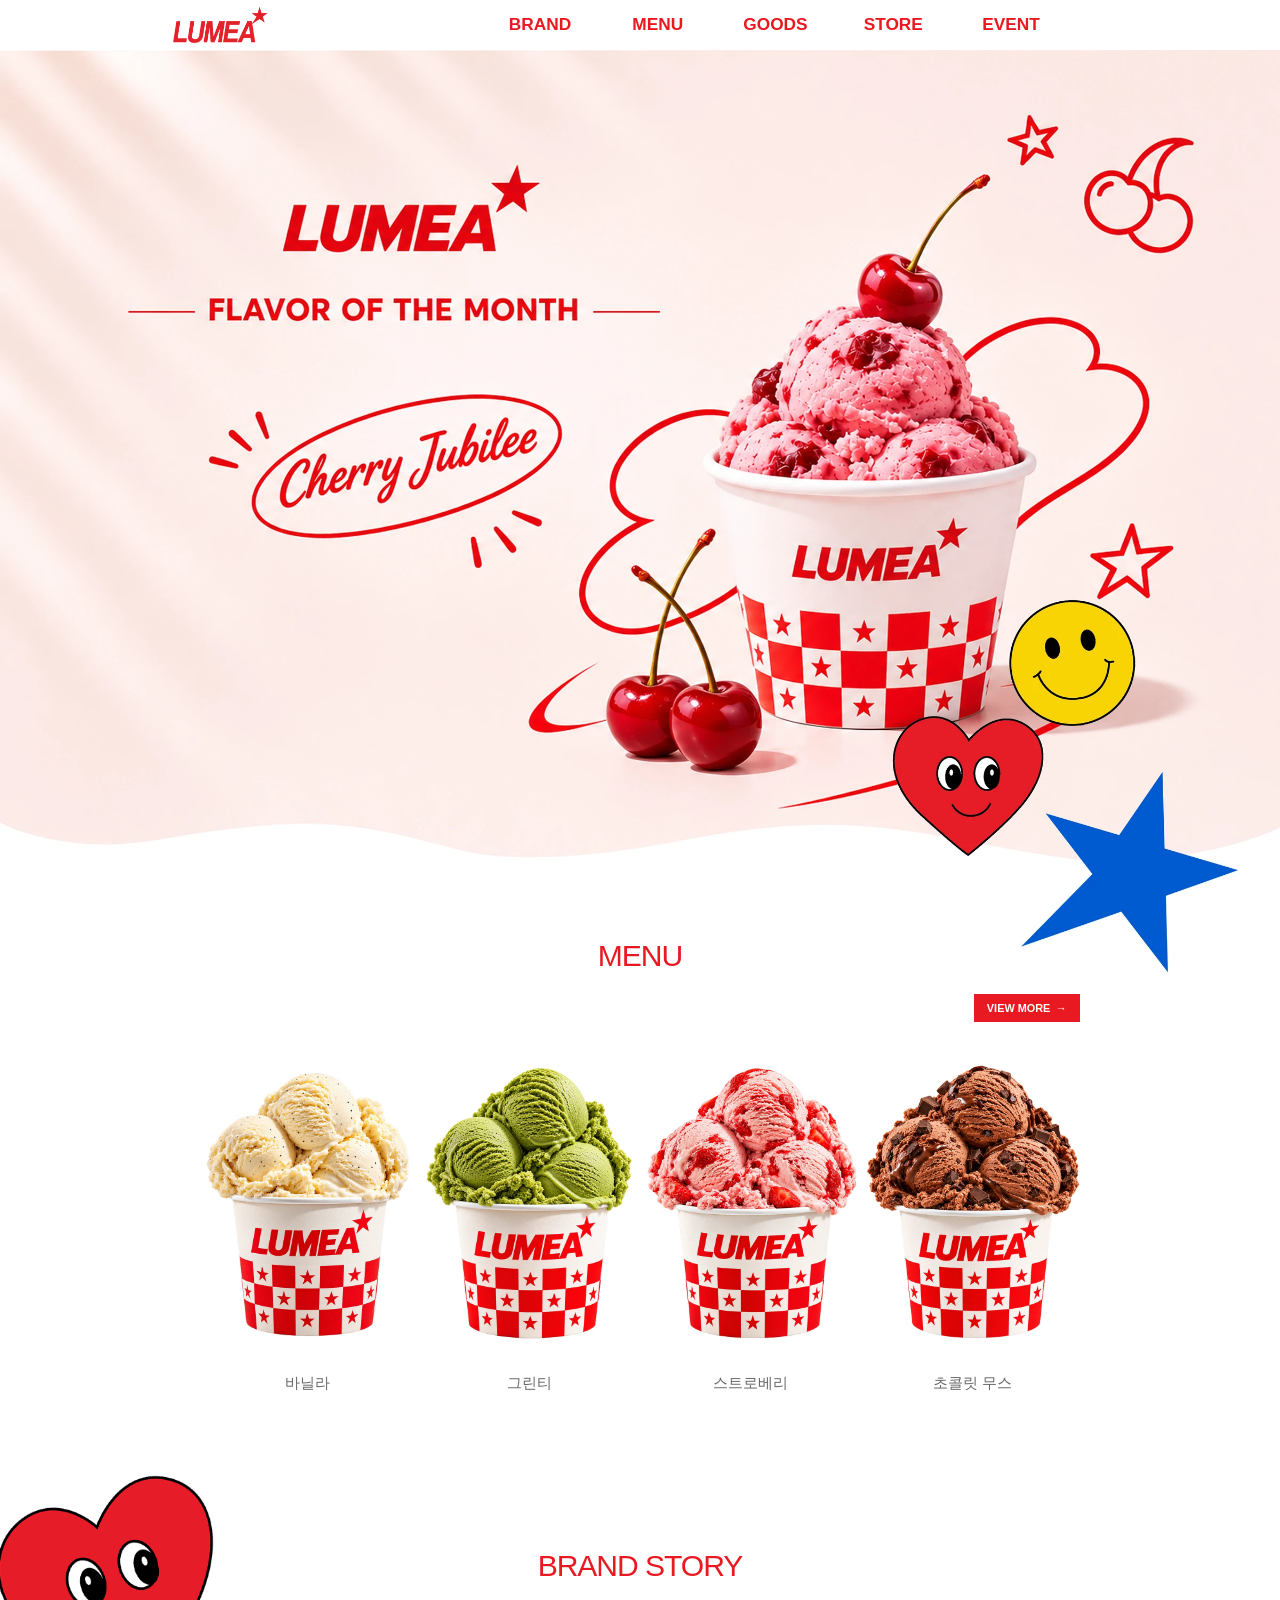
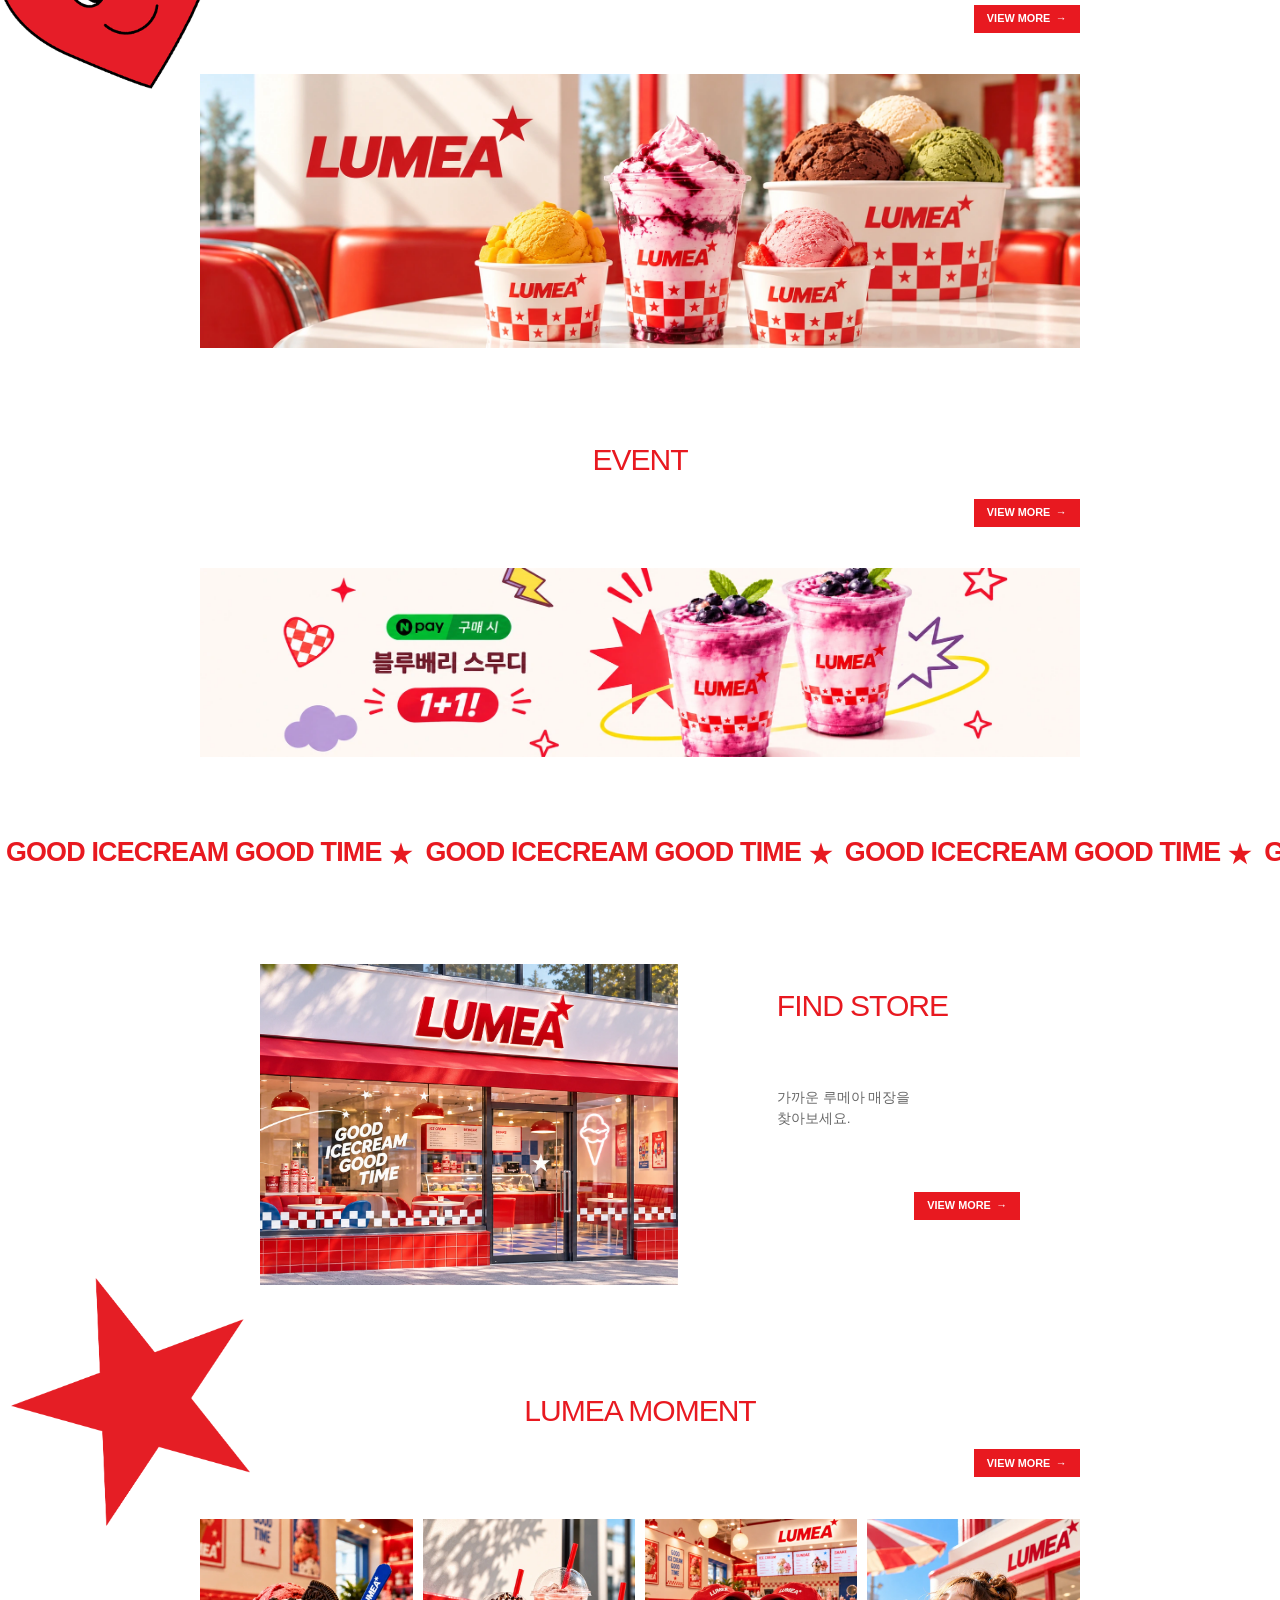
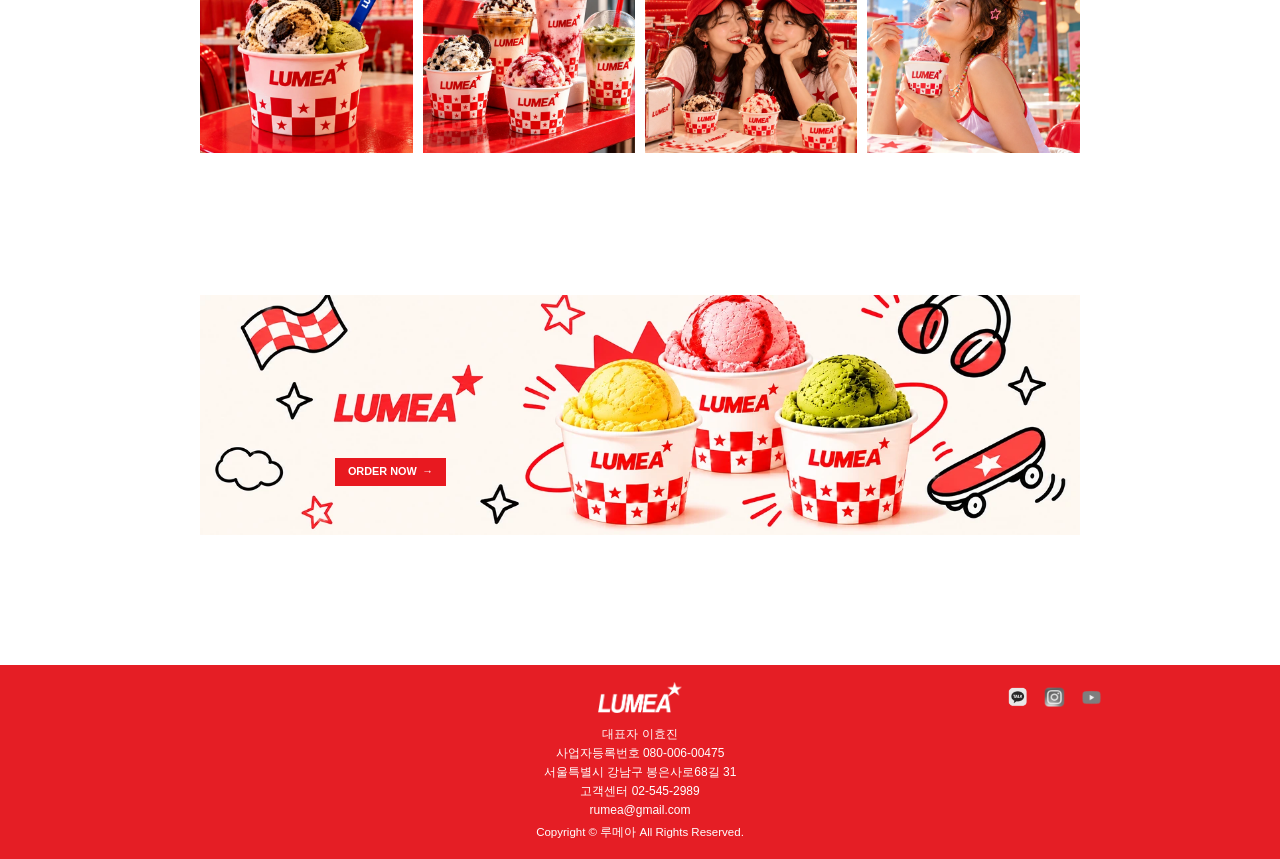
<file: index.html>
<!doctype html>
<html lang="ko">
<head>
  <meta charset="utf-8">
  <meta name="viewport" content="width=device-width, initial-scale=1">
  <meta name="description" content="루메아 아이스크림의 이달의 맛, 메뉴, 이벤트, 매장과 루메아 모먼트를 만나보세요.">
  <meta name="theme-color" content="#ffffff">
  <title>LUMEA 루메아</title>
  <link rel="icon" href="images/favicon.ico" type="image/x-icon" sizes="16x16 32x32 48x48 64x64">
  <link rel="stylesheet" href="css/style.css">
  <script src="js/script.js" defer></script>
</head>
<body>
  <a class="skip-link" href="#main">본문 바로가기</a>
  <header id="top" class="site-header">
    <div class="header-inner">
      <a class="header-logo" href="#top" aria-label="루메아 홈">
        <img src="images/lumea-logo.png" width="183" height="68" alt="LUMEA">
      </a>
      <nav class="main-nav" aria-label="주 메뉴">
        <a href="#brand">BRAND</a>
        <a href="#menu">MENU</a>
        <a href="goods.html">GOODS</a>
        <a href="#store">STORE</a>
        <a href="#event">EVENT</a>
      </nav>
    </div>
  </header>

  <main id="main">
    <h1 class="sr-only">LUMEA 루메아 아이스크림</h1>
    <section class="hero" aria-label="루메아 메인 배너">
      <img class="hero-slide" data-active src="images/hero.webp" width="2400" height="1827" alt="루메아 이달의 맛, 체리 주빌리" fetchpriority="high">
      <img class="hero-slide" src="images/hero-drinks.webp" width="2400" height="1827" alt="루메아의 새로운 음료" fetchpriority="low" aria-hidden="true">
      <img class="hero-slide" src="images/hero-flavors.webp" width="2400" height="1827" alt="루메아의 새로운 아이스크림 맛" fetchpriority="low" aria-hidden="true">
      <img class="hero-slide" src="images/hero-signature.webp" width="2400" height="1827" alt="루메아 매장에서 아이스크림을 즐기는 모습" fetchpriority="low" aria-hidden="true">
    </section>

    <section id="menu" class="section container menu" aria-labelledby="menu-title">
      <h2 id="menu-title">MENU</h2>
      <div class="section-actions">
        <button class="action" type="button" data-panel="menu-panel" aria-label="메뉴 더 보기">VIEW MORE <span aria-hidden="true">→</span></button>
      </div>
      <ul class="menu-grid">
        <li><figure><div class="menu-photo"><img src="images/vanilla.webp" width="668" height="892" alt=""></div><figcaption>바닐라</figcaption></figure></li>
        <li><figure><div class="menu-photo"><img src="images/green-tea.webp" width="664" height="886" alt=""></div><figcaption>그린티</figcaption></figure></li>
        <li><figure><div class="menu-photo"><img src="images/strawberry.webp" width="688" height="918" alt=""></div><figcaption>스트로베리</figcaption></figure></li>
        <li><figure><div class="menu-photo"><img src="images/chocolate.webp" width="676" height="902" alt=""></div><figcaption>초콜릿 무스</figcaption></figure></li>
      </ul>
    </section>

    <section id="brand" class="section container brand" aria-labelledby="brand-title">
      <img class="deco brand-heart" src="images/heart.png" alt="" aria-hidden="true">
      <h2 id="brand-title">BRAND STORY</h2>
      <div class="section-actions">
        <button class="action" type="button" data-panel="brand-panel" aria-label="브랜드 스토리 더 보기">VIEW MORE <span aria-hidden="true">→</span></button>
      </div>
      <img class="banner" src="images/brand-story.webp" width="2000" height="623" alt="루메아 매장 테이블에 놓인 아이스크림과 선데" loading="lazy">
    </section>

    <section id="event" class="section container event" aria-labelledby="event-title">
      <h2 id="event-title">EVENT</h2>
      <div class="section-actions">
        <button class="action" type="button" data-panel="event-panel" aria-label="이벤트 더 보기">VIEW MORE <span aria-hidden="true">→</span></button>
      </div>
      <img class="banner" src="images/event.webp" width="2000" height="429" alt="네이버페이 구매 시 블루베리 스무디 1+1" loading="lazy">
    </section>

    <div class="slogan loop-viewport" role="img" aria-label="Good ice cream, good time">
      <div class="loop-track" data-loop="slogan" aria-hidden="true">
        <div class="loop-group">
          <span class="slogan-item">GOOD ICECREAM GOOD TIME <span class="slogan-star">★</span></span>
        </div>
      </div>
    </div>

    <section id="store" class="section container store" aria-labelledby="store-title">
      <a class="store-photo" href="https://map.kakao.com/?q=서울특별시%20강남구%20봉은사로68길%2031" target="_blank" rel="noopener noreferrer" aria-label="루메아 매장 지도 열기">
        <img src="images/store.webp" width="1257" height="964" alt="빨간 어닝과 체크무늬가 있는 루메아 매장" loading="lazy">
      </a>
      <div class="store-copy">
        <h2 id="store-title">FIND STORE</h2>
        <p>가까운 루메아 매장을<br>찾아보세요.</p>
        <a class="action" href="https://map.kakao.com/?q=서울특별시%20강남구%20봉은사로68길%2031" target="_blank" rel="noopener noreferrer" aria-label="매장 위치 더 보기">VIEW MORE <span aria-hidden="true">→</span></a>
      </div>
    </section>

    <section id="moment" class="section container moment" aria-labelledby="moment-title">
      <img class="deco moment-star" src="images/star-red.png" alt="" aria-hidden="true">
      <h2 id="moment-title">LUMEA MOMENT</h2>
      <div class="section-actions">
        <a class="action" href="https://www.instagram.com/" target="_blank" rel="noopener noreferrer" aria-label="인스타그램에서 더 보기">VIEW MORE <span aria-hidden="true">→</span></a>
      </div>
      <div class="moment-window loop-viewport" role="region" aria-label="루메아 모먼트 사진" tabindex="0">
        <div class="loop-track" data-loop="moment">
          <div class="loop-group">
            <img src="images/moment-1.webp" width="638" height="700" alt="빨간 테이블 위 여러 가지 맛의 루메아 아이스크림">
            <img src="images/moment-2.webp" width="636" height="700" alt="햇살 아래 놓인 루메아 아이스크림과 음료">
            <img src="images/moment-3.webp" width="636" height="700" alt="루메아 매장에서 아이스크림을 즐기는 두 친구">
            <img src="images/moment-4.webp" width="638" height="700" alt="루메아 매장 앞에서 아이스크림을 즐기는 모습">
          </div>
        </div>
      </div>
    </section>

    <section id="goods" class="container order" aria-label="루메아 주문하기">
      <img class="banner" src="images/order.webp" width="1326" height="362" alt="세 가지 맛의 아이스크림과 루메아 일러스트" loading="lazy">
      <button class="action order-action" type="button" data-panel="order-panel" aria-label="루메아 주문 안내 보기">ORDER NOW <span aria-hidden="true">→</span></button>
    </section>
  </main>

  <footer class="site-footer">
    <div class="container footer-inner">
      <nav class="social-links" aria-label="SNS">
        <a href="https://pf.kakao.com/" target="_blank" rel="noopener noreferrer" aria-label="카카오톡 채널"><img src="images/kakao.svg" width="35" height="34" alt=""></a>
        <a href="https://www.instagram.com/" target="_blank" rel="noopener noreferrer" aria-label="인스타그램"><img src="images/instagram.svg" width="33" height="32" alt=""></a>
        <a href="https://www.youtube.com/" target="_blank" rel="noopener noreferrer" aria-label="유튜브"><img src="images/youtube.svg" width="35" height="27" alt=""></a>
      </nav>
      <a class="footer-logo" href="#top" aria-label="루메아 홈">
        <img src="images/lumea-logo.png" width="183" height="68" alt="LUMEA">
      </a>
      <address>
        <span>대표자 이효진</span>
        <span>사업자등록번호 080-006-00475</span>
        <span>서울특별시 강남구 봉은사로68길 31</span>
        <span>고객센터 <a href="tel:025452989">02-545-2989</a></span>
        <span><a href="mailto:rumea@gmail.com">rumea@gmail.com</a></span>
      </address>
      <small>Copyright © 루메아 All Rights Reserved.</small>
    </div>
  </footer>

  <dialog class="details" aria-labelledby="details-title">
    <div class="details-body">
      <form method="dialog"><button class="details-close" type="submit" aria-label="닫기">×</button></form>
      <h2 id="details-title"></h2>
      <div class="details-content"></div>
    </div>
  </dialog>

  <template id="menu-panel" data-title="MENU">
    <p>바닐라, 그린티, 스트로베리, 초콜릿 무스. 루메아의 네 가지 맛을 만나보세요.</p>
    <p><strong>이달의 맛</strong> Cherry Jubilee</p>
  </template>
  <template id="brand-panel" data-title="BRAND STORY">
    <img class="banner" src="images/brand-story.webp" width="2000" height="623" alt="루메아 아이스크림과 선데">
    <p>GOOD ICECREAM GOOD TIME</p>
    <p>루메아와 함께 달콤한 아이스크림 한 스쿱을 즐겨보세요.</p>
  </template>
  <template id="event-panel" data-title="EVENT">
    <img class="banner" src="images/event.webp" width="2000" height="429" alt="네이버페이 구매 시 블루베리 스무디 1+1">
    <p>블루베리 스무디 1+1 이벤트 시안입니다. 행사 일정과 참여 매장은 매장에서 확인해 주세요.</p>
  </template>
  <template id="order-panel" data-title="ORDER NOW">
    <p>주문 가능 여부와 메뉴는 매장에 문의해 주세요.</p>
    <a class="action" href="tel:025452989">매장에 전화하기</a>
  </template>
</body>
</html>
</file>
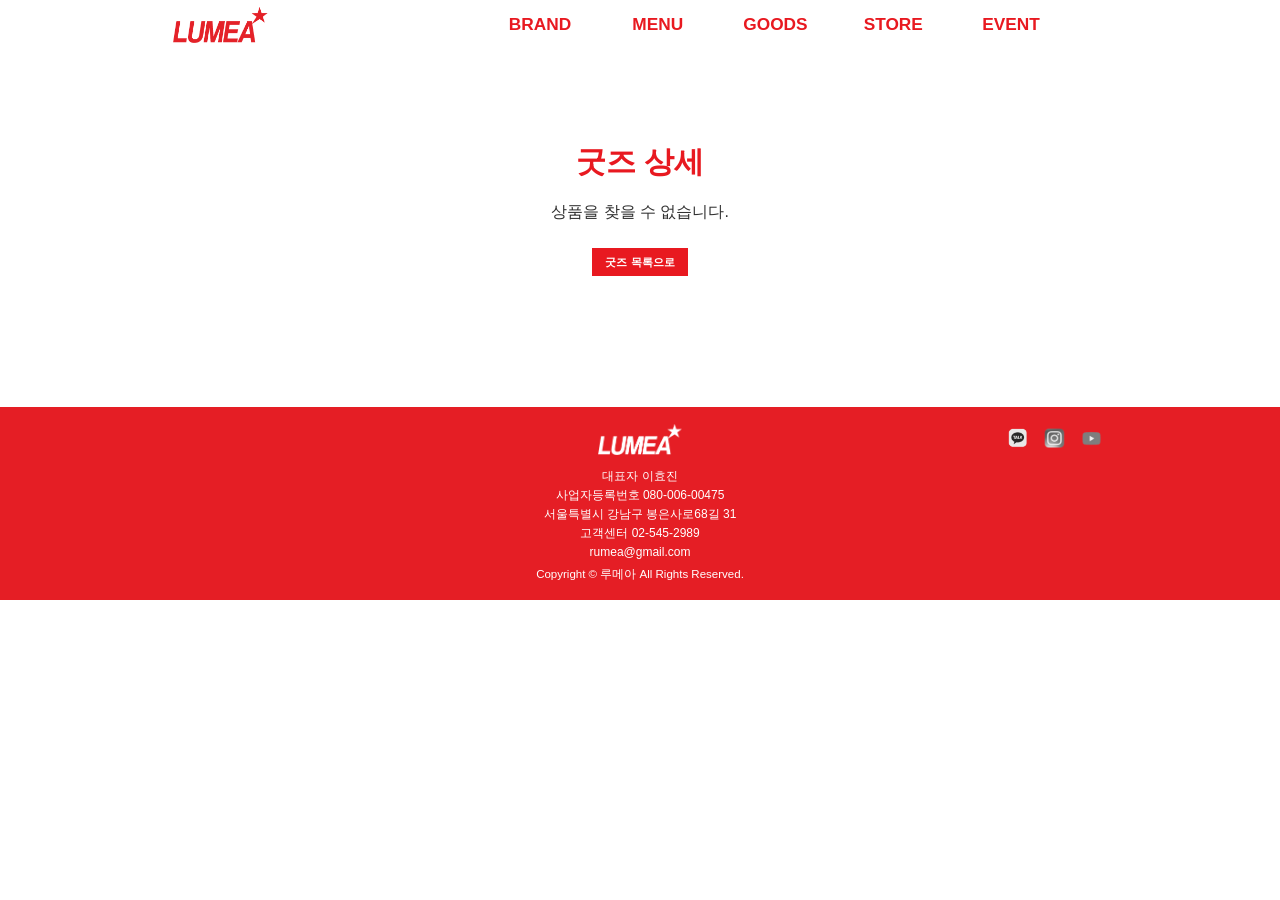
<file: goods-detail.html>
<!doctype html>
<html lang="ko">
<head>
  <meta charset="utf-8">
  <meta name="viewport" content="width=device-width, initial-scale=1">
  <meta name="theme-color" content="#ffffff">
  <title>굿즈 상세 | LUMEA 루메아</title>
  <link rel="icon" href="images/goods/favicon.png" type="image/png" sizes="32x32">
  <link rel="stylesheet" href="css/style.css">
  <link rel="stylesheet" href="css/goods.css">
  <script src="js/goods-detail.js" defer></script>
</head>
<body>
  <a class="skip-link" href="#main">본문 바로가기</a>
  <header id="top" class="site-header">
    <div class="header-inner">
      <a class="header-logo" href="index.html#top" aria-label="루메아 홈">
        <img src="images/lumea-logo.png" width="183" height="68" alt="LUMEA">
      </a>
      <nav class="main-nav" aria-label="주 메뉴">
        <a href="index.html#brand">BRAND</a>
        <a href="index.html#menu">MENU</a>
        <a href="goods.html">GOODS</a>
        <a href="index.html#store">STORE</a>
        <a href="index.html#event">EVENT</a>
      </nav>
    </div>
  </header>

  <main id="main" tabindex="-1">
    <article class="goods-detail container">
      <h1 id="product-name">굿즈 상세</h1>
      <img id="product-image" width="1370" height="1242" alt="" hidden>
      <p id="product-unavailable" hidden>상품을 찾을 수 없습니다.</p>
      <a class="action" id="goods-back" href="goods.html">굿즈 목록으로</a>
    </article>
  </main>

  <footer class="site-footer">
    <div class="container footer-inner">
      <nav class="social-links" aria-label="SNS">
        <a href="https://pf.kakao.com/" target="_blank" rel="noopener noreferrer" aria-label="카카오톡 채널"><img src="images/kakao.svg" width="35" height="34" alt=""></a>
        <a href="https://www.instagram.com/" target="_blank" rel="noopener noreferrer" aria-label="인스타그램"><img src="images/instagram.svg" width="33" height="32" alt=""></a>
        <a href="https://www.youtube.com/" target="_blank" rel="noopener noreferrer" aria-label="유튜브"><img src="images/youtube.svg" width="35" height="27" alt=""></a>
      </nav>
      <a class="footer-logo" href="index.html#top" aria-label="루메아 홈">
        <img src="images/lumea-logo.png" width="183" height="68" alt="LUMEA">
      </a>
      <address>
        <span>대표자 이효진</span>
        <span>사업자등록번호 080-006-00475</span>
        <span>서울특별시 강남구 봉은사로68길 31</span>
        <span>고객센터 <a href="tel:025452989">02-545-2989</a></span>
        <span><a href="mailto:rumea@gmail.com">rumea@gmail.com</a></span>
      </address>
      <small>Copyright © 루메아 All Rights Reserved.</small>
    </div>
  </footer>

</body>
</html>
</file>
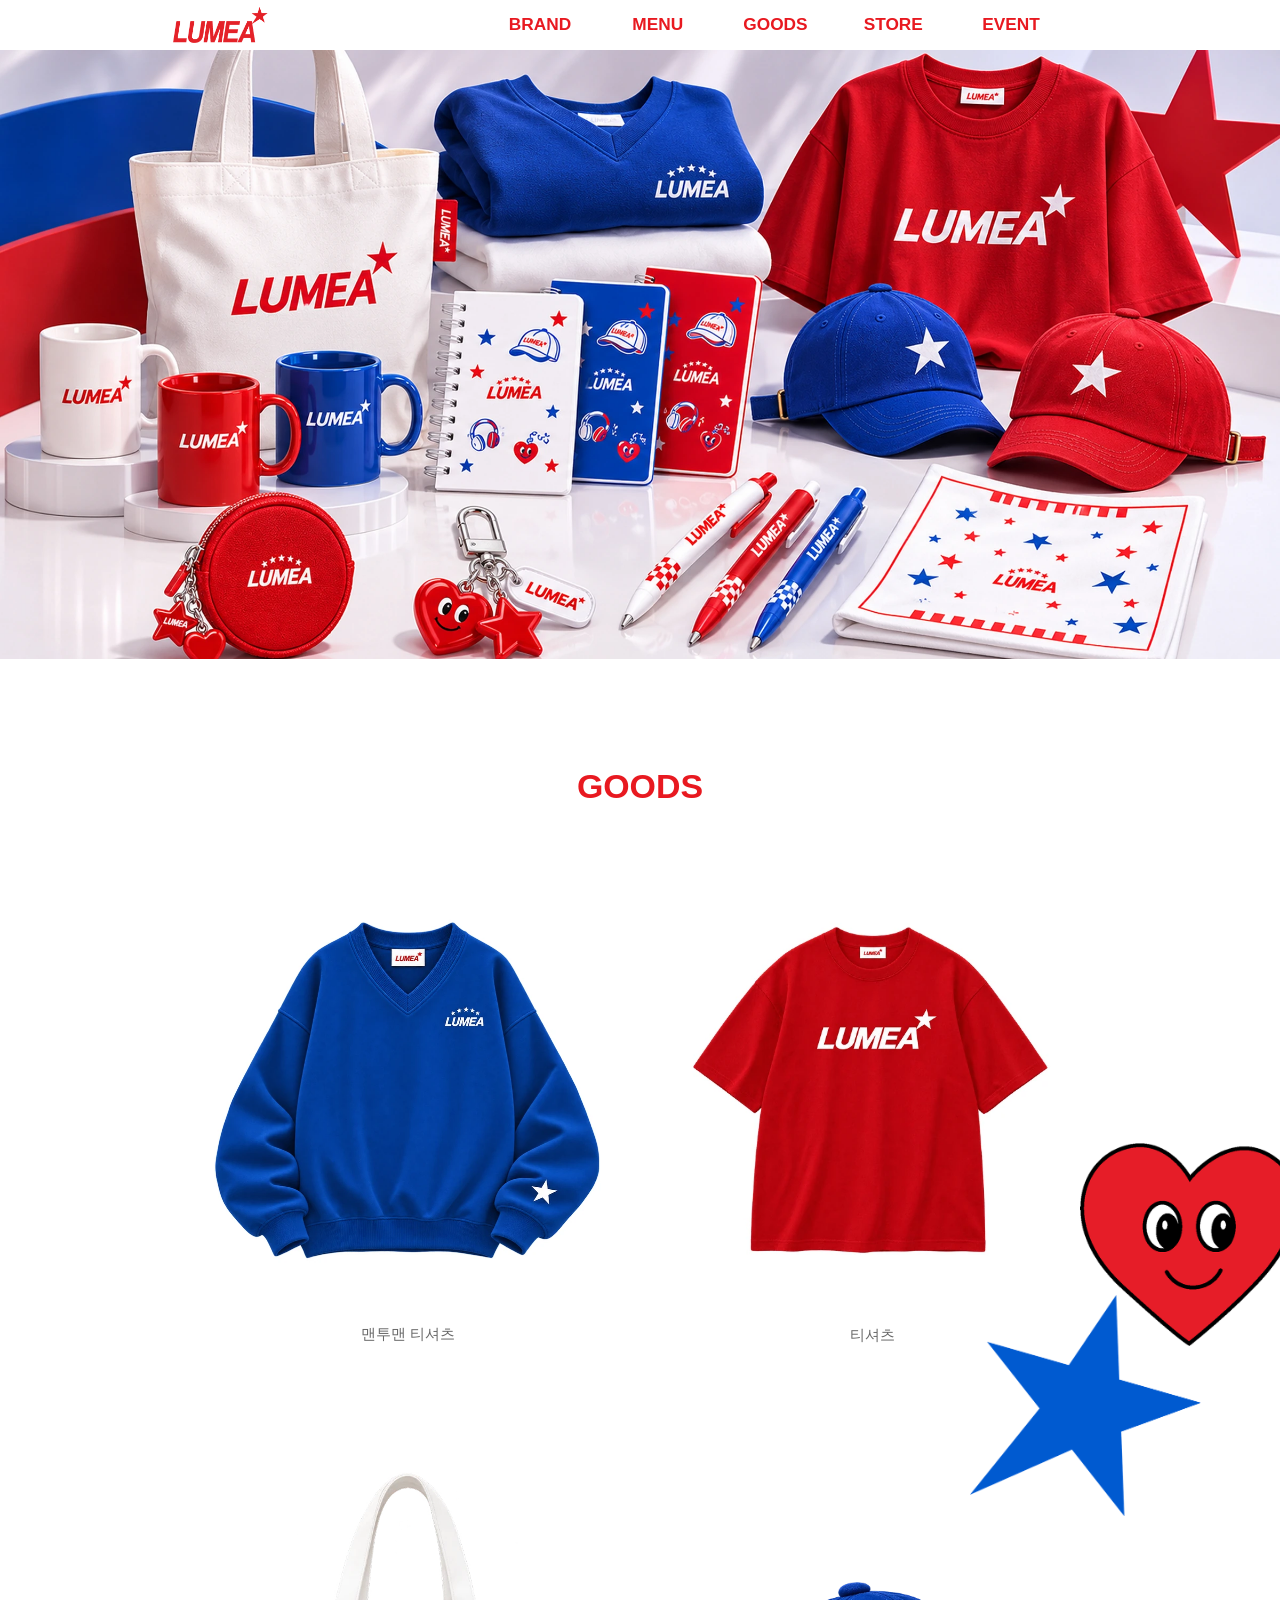
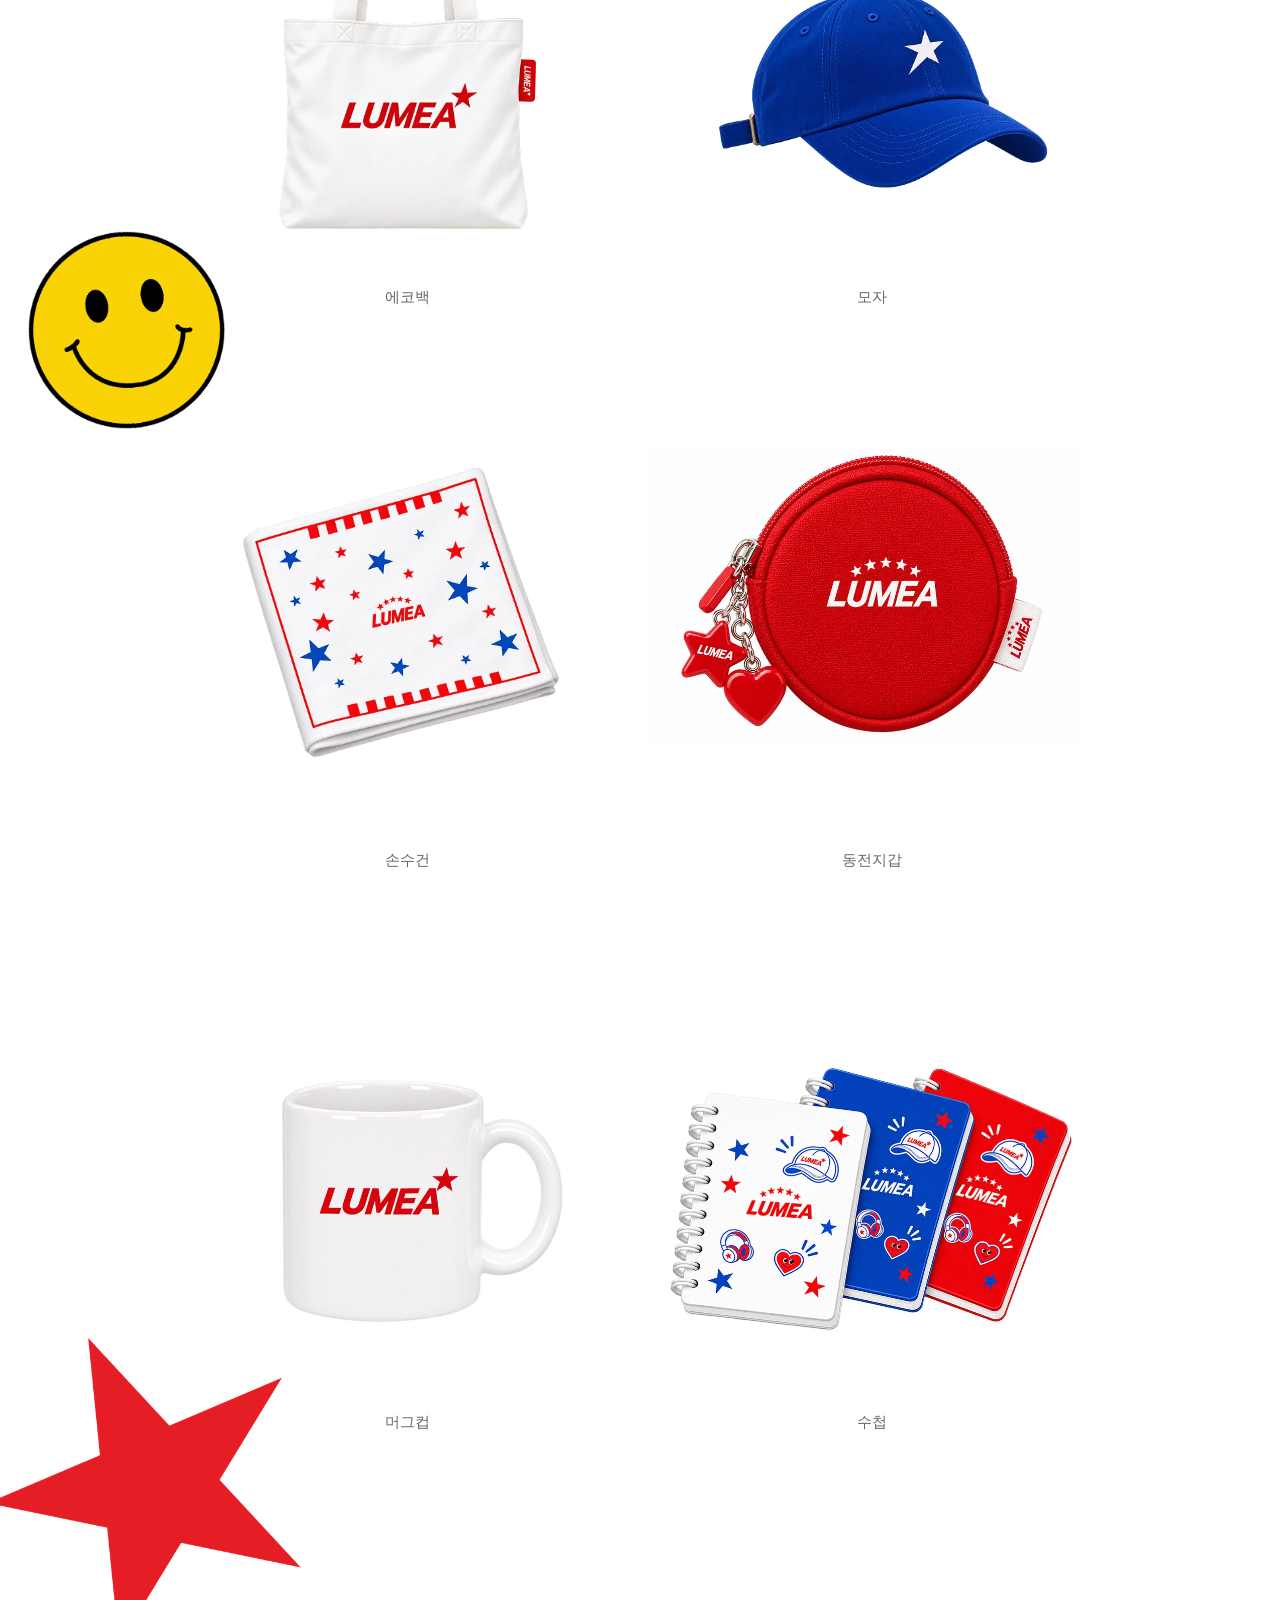
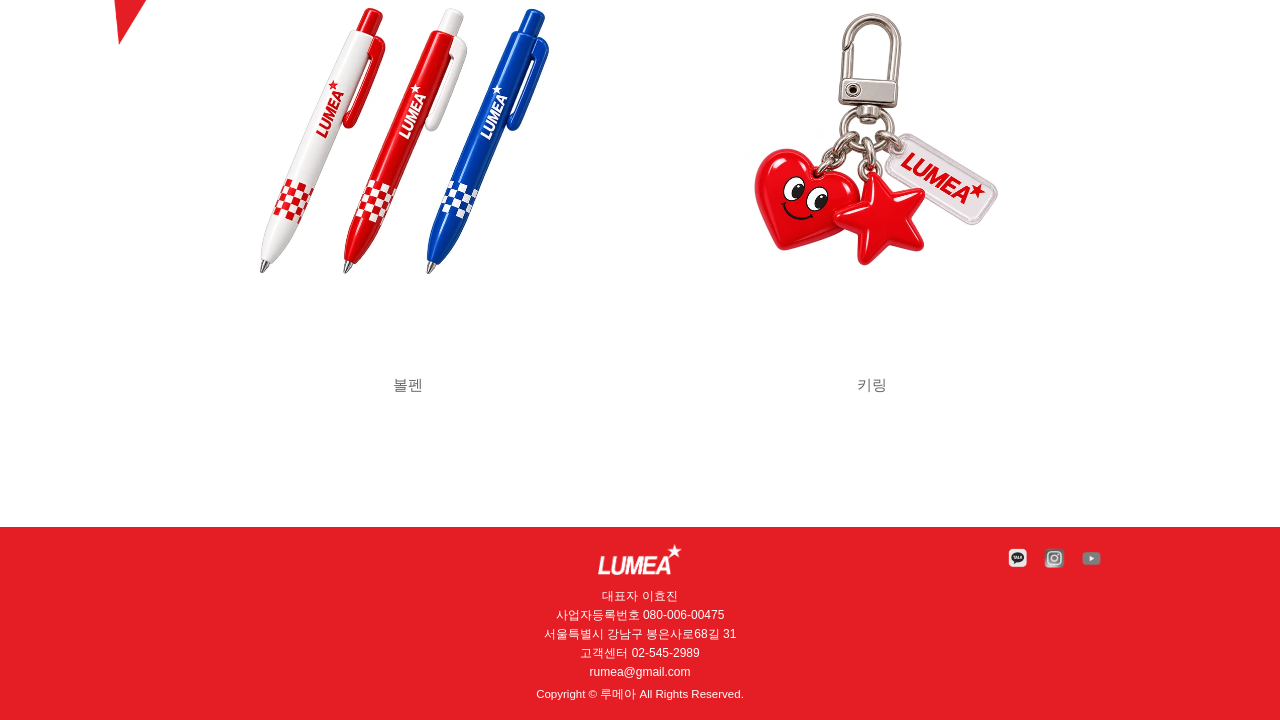
<file: goods.html>
<!doctype html>
<html lang="ko">
<head>
  <meta charset="utf-8">
  <meta name="viewport" content="width=device-width, initial-scale=1">
  <meta name="description" content="루메아 티셔츠, 에코백, 모자, 문구와 키링 등 브랜드 굿즈를 만나보세요.">
  <meta name="theme-color" content="#ffffff">
  <title>GOODS | LUMEA 루메아</title>
  <link rel="icon" href="images/goods/favicon.png" type="image/png" sizes="32x32">
  <link rel="stylesheet" href="css/style.css">
  <link rel="stylesheet" href="css/goods.css">
  <script src="js/goods.js" defer></script>
</head>
<body>
  <a class="skip-link" href="#main">본문 바로가기</a>
  <header id="top" class="site-header">
    <div class="header-inner">
      <a class="header-logo" href="index.html#top" aria-label="루메아 홈">
        <img src="images/lumea-logo.png" width="183" height="68" alt="LUMEA">
      </a>
      <nav class="main-nav" aria-label="주 메뉴">
        <a href="index.html#brand">BRAND</a>
        <a href="index.html#menu">MENU</a>
        <a aria-current="page" href="goods.html">GOODS</a>
        <a href="index.html#store">STORE</a>
        <a href="index.html#event">EVENT</a>
      </nav>
    </div>
  </header>

  <main id="main" tabindex="-1">
    <img class="goods-banner" src="images/goods/banner.webp" width="2400" height="1225" alt="루메아 의류, 에코백, 모자, 문구와 액세서리" fetchpriority="high">
    <section class="goods-catalog" aria-labelledby="goods-title">
      <h1 id="goods-title">GOODS</h1>
      <ul class="goods-grid">
        <li class="goods-item" id="sweatshirt">
          <figure>
            <a class="goods-photo" href="goods-detail.html?item=sweatshirt" aria-label="맨투맨 티셔츠 상세 보기">
              <img src="images/goods/sweatshirt.webp" width="900" height="816" alt="">
            </a>
            <figcaption>맨투맨 티셔츠</figcaption>
          </figure>
        </li>
        <li class="goods-item" id="t-shirt">
          <figure>
            <a class="goods-photo" href="goods-detail.html?item=t-shirt" aria-label="티셔츠 상세 보기">
              <img src="images/goods/t-shirt.webp" width="685" height="621" alt="">
            </a>
            <figcaption>티셔츠</figcaption>
          </figure>
          <img class="goods-decoration goods-heart" src="images/goods/heart.webp" alt="" aria-hidden="true" loading="lazy">
          <img class="goods-decoration goods-blue-star" src="images/goods/blue-star.webp" alt="" aria-hidden="true" loading="lazy">
        </li>
        <li class="goods-item" id="tote-bag">
          <figure>
            <a class="goods-photo" href="goods-detail.html?item=tote-bag" aria-label="에코백 상세 보기">
              <img src="images/goods/tote-bag.webp" width="735" height="667" alt="" loading="lazy">
            </a>
            <figcaption>에코백</figcaption>
          </figure>
          <img class="goods-decoration goods-smile" src="images/goods/smile.webp" alt="" aria-hidden="true" loading="lazy">
        </li>
        <li class="goods-item" id="cap">
          <figure>
            <a class="goods-photo" href="goods-detail.html?item=cap" aria-label="모자 상세 보기">
              <img src="images/goods/cap.webp" width="685" height="621" alt="" loading="lazy">
            </a>
            <figcaption>모자</figcaption>
          </figure>
        </li>
        <li class="goods-item" id="handkerchief">
          <figure>
            <a class="goods-photo" href="goods-detail.html?item=handkerchief" aria-label="손수건 상세 보기">
              <img src="images/goods/handkerchief.webp" width="685" height="621" alt="" loading="lazy">
            </a>
            <figcaption>손수건</figcaption>
          </figure>
        </li>
        <li class="goods-item" id="coin-purse">
          <figure>
            <a class="goods-photo" href="goods-detail.html?item=coin-purse" aria-label="동전지갑 상세 보기">
              <img src="images/goods/coin-purse.webp" width="900" height="816" alt="" loading="lazy">
            </a>
            <figcaption>동전지갑</figcaption>
          </figure>
        </li>
        <li class="goods-item" id="mug">
          <figure>
            <a class="goods-photo" href="goods-detail.html?item=mug" aria-label="머그컵 상세 보기">
              <img src="images/goods/mug.webp" width="900" height="816" alt="" loading="lazy">
            </a>
            <figcaption>머그컵</figcaption>
          </figure>
          <img class="goods-decoration goods-red-star" src="images/goods/red-star.webp" alt="" aria-hidden="true" loading="lazy">
        </li>
        <li class="goods-item" id="notebooks">
          <figure>
            <a class="goods-photo" href="goods-detail.html?item=notebooks" aria-label="수첩 상세 보기">
              <img src="images/goods/notebooks.webp" width="900" height="816" alt="" loading="lazy">
            </a>
            <figcaption>수첩</figcaption>
          </figure>
        </li>
        <li class="goods-item" id="ballpoint-pens">
          <figure>
            <a class="goods-photo" href="goods-detail.html?item=ballpoint-pens" aria-label="볼펜 상세 보기">
              <img src="images/goods/ballpoint-pens.webp" width="900" height="816" alt="" loading="lazy">
            </a>
            <figcaption>볼펜</figcaption>
          </figure>
        </li>
        <li class="goods-item" id="keyring">
          <figure>
            <a class="goods-photo" href="goods-detail.html?item=keyring" aria-label="키링 상세 보기">
              <img src="images/goods/keyring.webp" width="900" height="816" alt="" loading="lazy">
            </a>
            <figcaption>키링</figcaption>
          </figure>
        </li>
      </ul>
    </section>
  </main>

  <footer class="site-footer">
    <div class="container footer-inner">
      <nav class="social-links" aria-label="SNS">
        <a href="https://pf.kakao.com/" target="_blank" rel="noopener noreferrer" aria-label="카카오톡 채널"><img src="images/kakao.svg" width="35" height="34" alt=""></a>
        <a href="https://www.instagram.com/" target="_blank" rel="noopener noreferrer" aria-label="인스타그램"><img src="images/instagram.svg" width="33" height="32" alt=""></a>
        <a href="https://www.youtube.com/" target="_blank" rel="noopener noreferrer" aria-label="유튜브"><img src="images/youtube.svg" width="35" height="27" alt=""></a>
      </nav>
      <a class="footer-logo" href="index.html#top" aria-label="루메아 홈">
        <img src="images/lumea-logo.png" width="183" height="68" alt="LUMEA">
      </a>
      <address>
        <span>대표자 이효진</span>
        <span>사업자등록번호 080-006-00475</span>
        <span>서울특별시 강남구 봉은사로68길 31</span>
        <span>고객센터 <a href="tel:025452989">02-545-2989</a></span>
        <span><a href="mailto:rumea@gmail.com">rumea@gmail.com</a></span>
      </address>
      <small>Copyright © 루메아 All Rights Reserved.</small>
    </div>
  </footer>

</body>
</html>
</file>
<file: css/style.css>
:root {
  --red: #e81920;
  --blue: #0059c9;
  --ink: #303030;
  --paper: #fff;
  --frame: min(68.7vw, 1326px);
  --header-frame: min(73vw, 1400px);
  --section-space: clamp(72px, 7.35vw, 142px);
  --title-size: clamp(1.4rem, 2.35vw, 2.8rem);
  color: var(--ink);
  background: var(--paper);
  font-family: Arial, "Noto Sans KR", "Malgun Gothic", sans-serif;
  line-height: 1.5;
}

*, *::before, *::after { box-sizing: border-box; }
html { scroll-behavior: smooth; }
body { margin: 0; }
main { overflow: clip; }
img { display: block; max-width: 100%; }
a { color: inherit; }
button { font: inherit; }
figure, ul, h1, h2, p { margin: 0; }
:focus-visible { outline: 3px solid var(--blue); outline-offset: 4px; }

.sr-only, .skip-link:not(:focus) {
  position: absolute;
  width: 1px;
  height: 1px;
  padding: 0;
  overflow: hidden;
  clip-path: inset(50%);
  white-space: nowrap;
}

.skip-link:focus {
  position: fixed;
  z-index: 10;
  inset: 12px auto auto 12px;
  padding: 10px 16px;
  background: white;
  color: var(--blue);
}

.site-header { background: white; }
.header-inner {
  width: var(--header-frame);
  min-height: clamp(48px, 3.9vw, 76px);
  margin-inline: auto;
  display: flex;
  align-items: center;
  justify-content: space-between;
}
.header-logo { display: block; flex: 0 0 auto; }
.header-logo img { width: clamp(80px, 7.4vw, 142px); height: auto; }
.main-nav {
  display: grid;
  grid-template-columns: repeat(5, minmax(0, 1fr));
  align-items: stretch;
  width: 67%;
  padding-right: 4%;
  text-align: center;
}
.main-nav a {
  display: grid;
  place-items: center;
  min-height: 44px;
  padding-inline: 4px;
  color: var(--red);
  font-size: clamp(.76rem, 1.35vw, 1.6rem);
  font-weight: 600;
  text-decoration: none;
  transition: color .18s ease;
}
.main-nav a:hover, .main-nav a:focus-visible { color: var(--blue); }

.hero {
  display: grid;
  grid-template-columns: minmax(0, 1fr);
  max-width: 1920px;
  margin-inline: auto;
}
.hero-slide {
  grid-area: 1 / 1;
  width: 100%;
  height: auto;
  opacity: 0;
  transition: opacity .65s ease;
}
.hero-slide[data-active] { opacity: 1; }
.banner { width: 100%; height: auto; }
.container { width: var(--frame); margin-inline: auto; }
.section { position: relative; scroll-margin-top: 24px; }
.section h2, .details h2 {
  color: var(--red);
  font-size: var(--title-size);
  font-weight: 500;
  line-height: 1.2;
  text-align: center;
  letter-spacing: -.035em;
}
.section-actions {
  display: flex;
  justify-content: flex-end;
  margin-top: clamp(16px, 1.6vw, 30px);
  margin-bottom: clamp(23px, 3.25vw, 64px);
}
.action {
  display: inline-flex;
  align-items: center;
  justify-content: center;
  gap: .5em;
  min-height: clamp(28px, 2.16vw, 42px);
  padding: .35em 1.2em;
  border: 0;
  border-radius: 0;
  background: var(--red);
  color: white;
  font-size: clamp(.68rem, .76vw, .92rem);
  font-weight: 600;
  line-height: 1.2;
  white-space: nowrap;
  text-decoration: none;
  cursor: pointer;
}

.action:is(:active, [data-activated]) {
  background: white;
  color: var(--red);
  box-shadow: inset 0 0 0 1px var(--red);
}

.menu { margin-top: clamp(-130px, -6.75vw, -16px); }
.menu-grid {
  display: grid;
  grid-template-columns: repeat(4, minmax(0, 1fr));
  gap: clamp(4px, .6vw, 12px);
  list-style: none;
  padding: 0;
  text-align: center;
}
.menu-photo { overflow: hidden; aspect-ratio: 3 / 4; }
.menu-photo img {
  width: 100%;
  height: 100%;
  object-fit: contain;
  transition: transform .35s ease;
}
figcaption { margin-top: clamp(10px, 1.75vw, 32px); font-size: clamp(.85rem, 1.17vw, 1.35rem); color: #686868; }

.brand { margin-top: clamp(92px, 12vw, 230px); }
.deco { position: absolute; pointer-events: none; }
.brand-heart {
  top: clamp(-109px, -5.7vw, -34px);
  right: 98.5%;
  width: clamp(110px, 17vw, 326px);
}
.event { margin-top: var(--section-space); }
.slogan {
  margin-top: clamp(53px, 6vw, 115px);
  color: var(--red);
  font-size: clamp(1.15rem, 2.1vw, 2.5rem);
  font-weight: 600;
  line-height: 1.35;
  letter-spacing: -.03em;
}
.loop-viewport { overflow: hidden; }
.loop-track, .loop-group { display: flex; width: max-content; }
.loop-group { flex: none; }
.loop-track[data-ready] { animation: slide-left var(--loop-duration) linear infinite; }
.loop-track[data-loop="moment"][data-ready] { animation-name: slide-right; }
.slogan-item { display: flex; align-items: center; gap: .22em; padding-inline: .22em; white-space: nowrap; }
.slogan-star {
  display: inline-grid;
  place-items: center;
  width: 1.13em;
  height: 1.13em;
  font-size: .86em;
  animation: spin 5s linear infinite;
}
@keyframes slide-left { from { transform: translateX(0); } to { transform: translateX(-50%); } }
@keyframes slide-right { from { transform: translateX(-50%); } to { transform: translateX(0); } }
@keyframes spin { to { transform: rotate(360deg); } }

.store {
  width: min(59.4vw, 1148px);
  display: grid;
  grid-template-columns: 55% 1fr;
  align-items: start;
  gap: 13%;
  margin-top: var(--section-space);
}
.store-photo { display: block; overflow: hidden; }
.store-photo img {
  width: 100%;
  height: auto;
  transition: transform .4s ease;
}
@media (hover: hover) {
  .menu-photo:hover img { transform: scale(1.09); }
  .store-photo:hover img { transform: scale(1.1); }
}
.store-photo:focus-visible img { transform: scale(1.1); }
.store-copy {
  display: flex;
  flex-direction: column;
  align-items: flex-start;
  padding-top: 10%;
}
.store h2 { text-align: left; white-space: nowrap; }
.store p { margin-top: clamp(20px, 5vw, 94px); color: #686868; font-size: clamp(.85rem, .98vw, 1.15rem); }
.store .action { align-self: flex-end; margin-top: clamp(20px, 4.9vw, 90px); }

.moment { margin-top: clamp(72px, 8.45vw, 162px); }
.moment-star {
  top: clamp(-174px, -9vw, -60px);
  left: clamp(-286px, -14.8vw, -80px);
  width: clamp(112px, 18.7vw, 363px);
  z-index: 1;
}
.moment-window { --moment-gap: clamp(6px, .75vw, 14px); }
.moment-window .loop-group {
  gap: var(--moment-gap);
  padding-right: var(--moment-gap);
}
.moment-window img {
  width: calc((var(--frame) - 3 * var(--moment-gap)) / 4);
  height: auto;
  aspect-ratio: 637 / 700;
  object-fit: cover;
}

.order { position: relative; margin-top: clamp(76px, 11.1vw, 214px); }
.order-action { position: absolute; top: 68%; left: 15.3%; }
.site-footer {
  margin-top: clamp(76px, 10.2vw, 192px);
  background: #e51e25;
  color: #fff;
  text-align: center;
}
.footer-inner {
  position: relative;
  width: var(--header-frame);
  padding-block: clamp(17px, 1.25vw, 30px);
  display: grid;
  justify-items: center;
  gap: 5px;
}
.footer-logo img { width: clamp(78px, 6.5vw, 124px); height: auto; filter: brightness(0) invert(1); }
.footer-inner address {
  margin-top: 7px;
  display: grid;
  gap: 1px;
  font-size: clamp(.75rem, .75vw, .9rem);
  font-style: normal;
}
.footer-inner small { font-size: clamp(.72rem, .7vw, .83rem); }
.footer-inner a { text-decoration: none; }
.footer-inner :focus-visible { outline-color: white; }
.social-links {
  position: absolute;
  top: clamp(14px, 1.2vw, 24px);
  right: 0;
  display: flex;
  gap: 5px;
}
.social-links a { display: grid; place-items: center; min-width: 32px; min-height: 32px; }
.social-links img { width: clamp(19px, 1.62vw, 31px); height: auto; }

.details {
  width: min(560px, calc(100% - 32px));
  max-height: calc(100% - 32px);
  padding: 0;
  border: 0;
  color: var(--ink);
}
.details::backdrop { background: rgb(35 16 17 / 62%); }
.details-body { position: relative; padding: 40px 26px 30px; }
.details-close {
  position: absolute;
  top: 4px;
  right: 7px;
  width: 38px;
  height: 38px;
  border: 0;
  background: white;
  color: var(--red);
  font-size: 1.6rem;
  cursor: pointer;
}
.details-content { display: grid; gap: 14px; margin-top: 24px; }
.details-content .action { justify-self: start; }
body:has(dialog[open]) { overflow: hidden; }

@media (max-width: 720px) {
  :root {
    --frame: calc(100vw - 40px);
    --header-frame: calc(100vw - 32px);
    --section-space: 56px;
  }
  .header-inner { gap: 12px; min-height: 56px; }
  .header-logo img { width: clamp(67px, 15vw, 102px); }
  .main-nav { flex: 1; width: auto; padding: 0; }
  .main-nav a { font-size: clamp(.65rem, 2vw, .86rem); }
  .menu { margin-top: 0; }
  .menu-grid { grid-template-columns: repeat(2, minmax(0, 1fr)); gap: 22px 14px; }
  .menu-photo { max-width: 185px; margin-inline: auto; }
  .brand { margin-top: var(--section-space); }
  .brand-heart { width: 72px; top: 0; right: auto; left: -30px; }
  .store { width: var(--frame); gap: 7%; grid-template-columns: minmax(0, 53%) minmax(0, 1fr); align-items: center; }
  .store h2 { font-size: clamp(1rem, 4.5vw, 1.4rem); }
  .store-copy { padding-top: 0; }
  .store p { margin-top: 10px; }
  .store .action { align-self: flex-start; margin-top: 14px; }
  .moment { margin-top: var(--section-space); }
  .moment-star { top: 19px; left: -32px; width: 76px; }
  .moment-window img { width: calc((var(--frame) - var(--moment-gap)) / 2); }
  .order { margin-top: var(--section-space); }
  .order-action { top: 64%; left: 14%; min-height: 24px; font-size: .61rem; padding-inline: .6em; }
  .social-links { position: static; }
  .social-links a { min-width: 40px; min-height: 40px; }
}
@media (max-width: 359px) {
  .header-inner { flex-direction: column; gap: 0; padding-top: 8px; }
  .main-nav { width: 100%; }
}
@media (prefers-reduced-motion: reduce) {
  html { scroll-behavior: auto; }
  .loop-track[data-ready], .slogan-star { animation: none; }
  .hero-slide, .main-nav a, .menu-photo img, .store-photo img { transition: none; }
  .moment-window { overflow-x: auto; }
  .moment-window .loop-group[aria-hidden="true"] { display: none; }
}
</file>
<file: css/goods.css>
.goods-banner {
  width: min(100%, 1920px);
  height: auto;
  aspect-ratio: 2.1 / 1;
  margin-inline: auto;
  object-fit: cover;
}

.goods-catalog {
  width: min(71.6vw, 1375px);
  margin-inline: auto;
  padding-top: clamp(48px, 8.3vw, 160px);
}

.goods-catalog h1 {
  margin-bottom: clamp(32px, 6.2vw, 119px);
  color: var(--red);
  font-size: clamp(1.5rem, 2.65vw, 3rem);
  font-weight: 600;
  line-height: 1.2;
  text-align: center;
}

.goods-grid {
  display: grid;
  grid-template-columns: repeat(2, minmax(0, 1fr));
  gap: clamp(45px, 8vw, 154px) clamp(8px, 1vw, 20px);
  padding: 0;
  list-style: none;
}

.goods-item { position: relative; min-width: 0; text-align: center; }
.goods-photo {
  display: block;
  width: 100%;
  aspect-ratio: 1370 / 1242;
  overflow: hidden;
  padding: 0;
  border: 0;
  background: white;
}

.goods-photo img {
  width: 100%;
  height: 100%;
  object-fit: contain;
  transition: transform .35s ease;
}

@media (width > 720px) {
  .goods-photo[role="button"] { cursor: zoom-in; }
  .goods-photo[aria-pressed="true"] { cursor: zoom-out; }
  .goods-photo[aria-pressed="true"] img { transform: scale(1.12); }
}

@media (width > 720px) and (hover: hover) {
  .goods-photo:hover img { transform: scale(1.12); }
}

.goods-item figcaption {
  margin-top: clamp(12px, 2.2vw, 42px);
  color: #686868;
  font-size: clamp(.85rem, 1.17vw, 1.35rem);
}

.goods-decoration {
  position: absolute;
  z-index: 1;
  width: var(--decoration-width);
  height: auto;
  pointer-events: none;
}

.goods-heart {
  --decoration-width: clamp(84px, 17vw, 326px);
  inset: 56% max(-295px, -15.6vw) auto auto;
}

.goods-blue-star {
  --decoration-width: clamp(92px, 18vw, 346px);
  inset: 89% max(-155px, -8vw) auto auto;
}

.goods-smile {
  --decoration-width: clamp(80px, 15.4vw, 296px);
  inset: auto auto max(-180px, -9.4vw) max(-232px, -12vw);
}

.goods-red-star {
  --decoration-width: clamp(115px, 24vw, 460px);
  inset: auto auto max(-317px, -16.5vw) max(-282px, -14.7vw);
}

.goods-detail {
  max-width: 560px;
  padding-top: var(--section-space);
  text-align: center;
}
.goods-detail h1 {
  margin-bottom: 20px;
  color: var(--red);
  font-size: var(--title-size);
  line-height: 1.2;
}
.goods-detail img { width: 100%; height: auto; }
.goods-detail img[hidden] { display: none; }
.goods-detail .action { margin-top: 24px; }

@media (max-width: 720px) {
  .goods-catalog { width: var(--frame); padding-top: 40px; }
  .goods-catalog h1 { margin-bottom: 30px; }
  .goods-grid { gap: 36px 14px; }
  .goods-heart { --decoration-width: 38px; top: 63%; right: -24px; }
  .goods-blue-star { --decoration-width: 42px; top: 94%; right: -12px; }
  .goods-smile { --decoration-width: 39px; bottom: -24px; left: -19px; }
  .goods-red-star { --decoration-width: 53px; bottom: -37px; left: -24px; }
}

@media (prefers-reduced-motion: reduce) {
  .goods-photo img { transition: none; }
}
</file>
